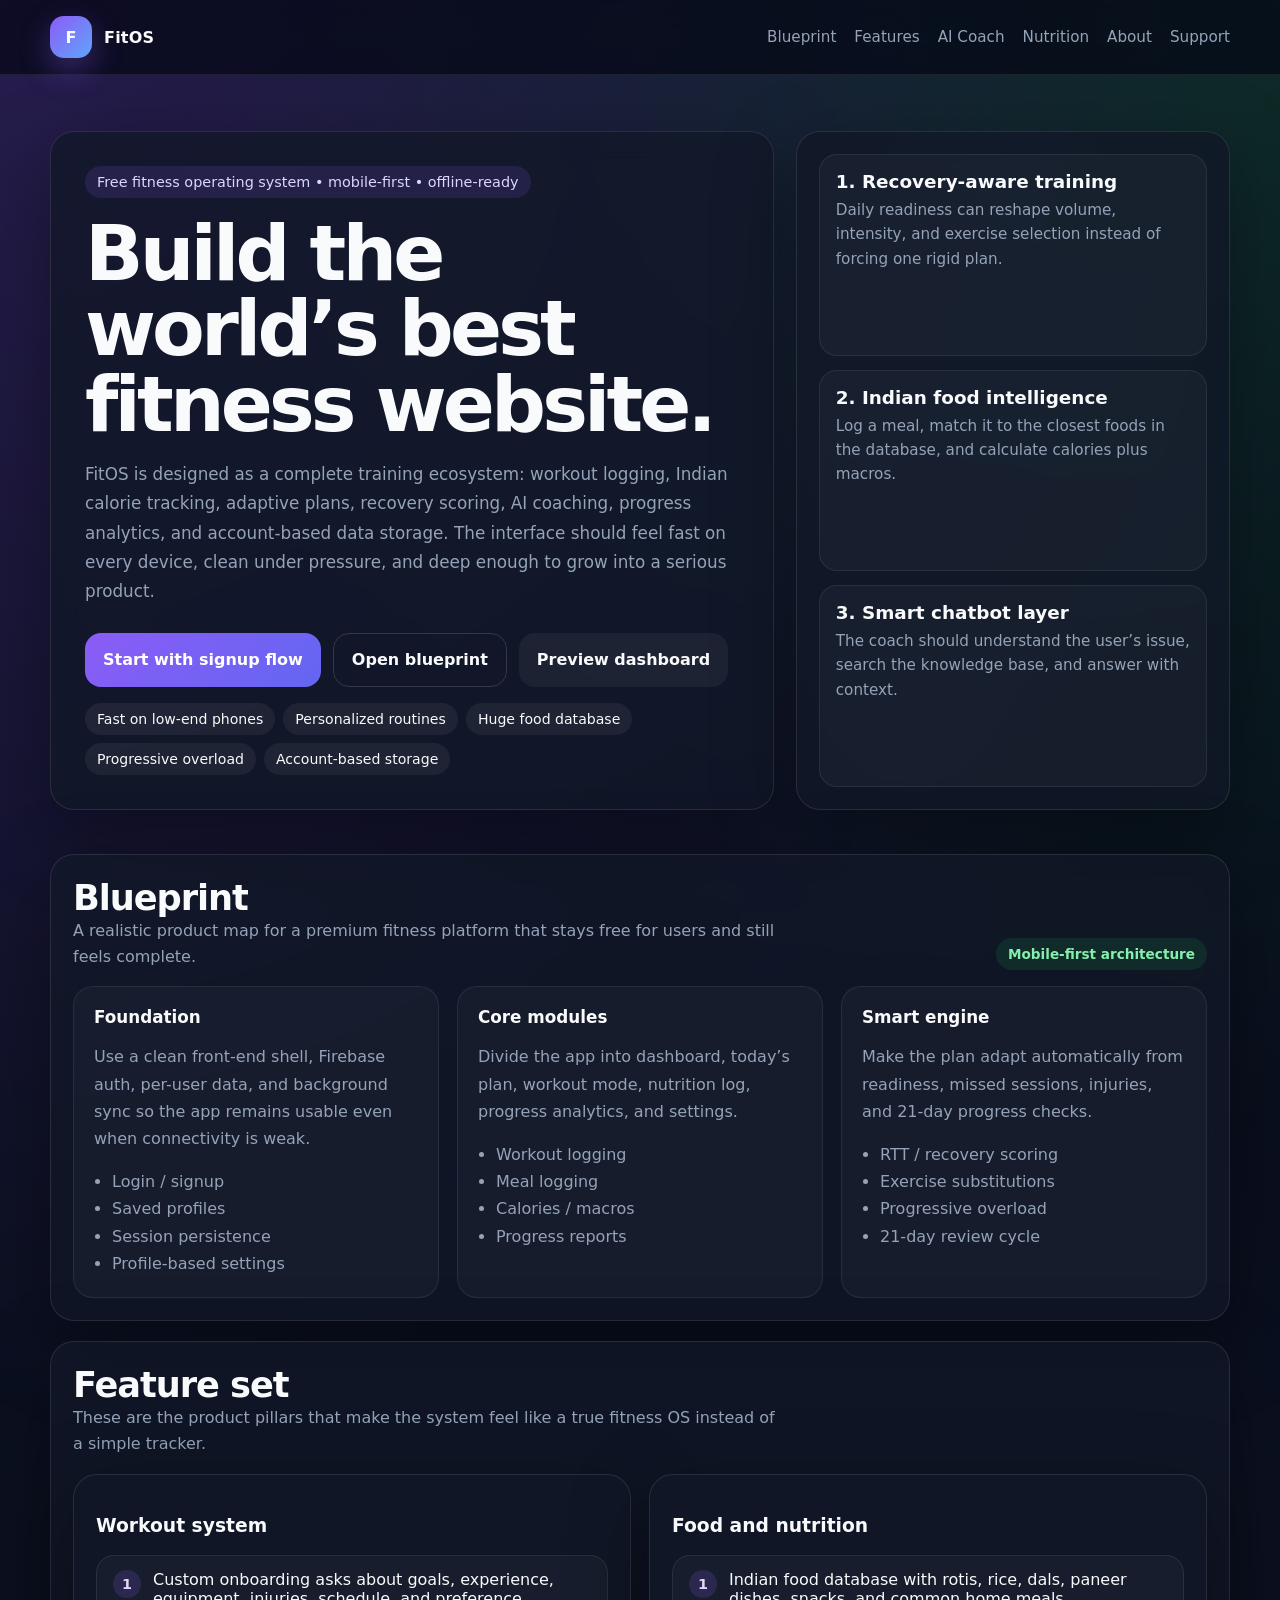
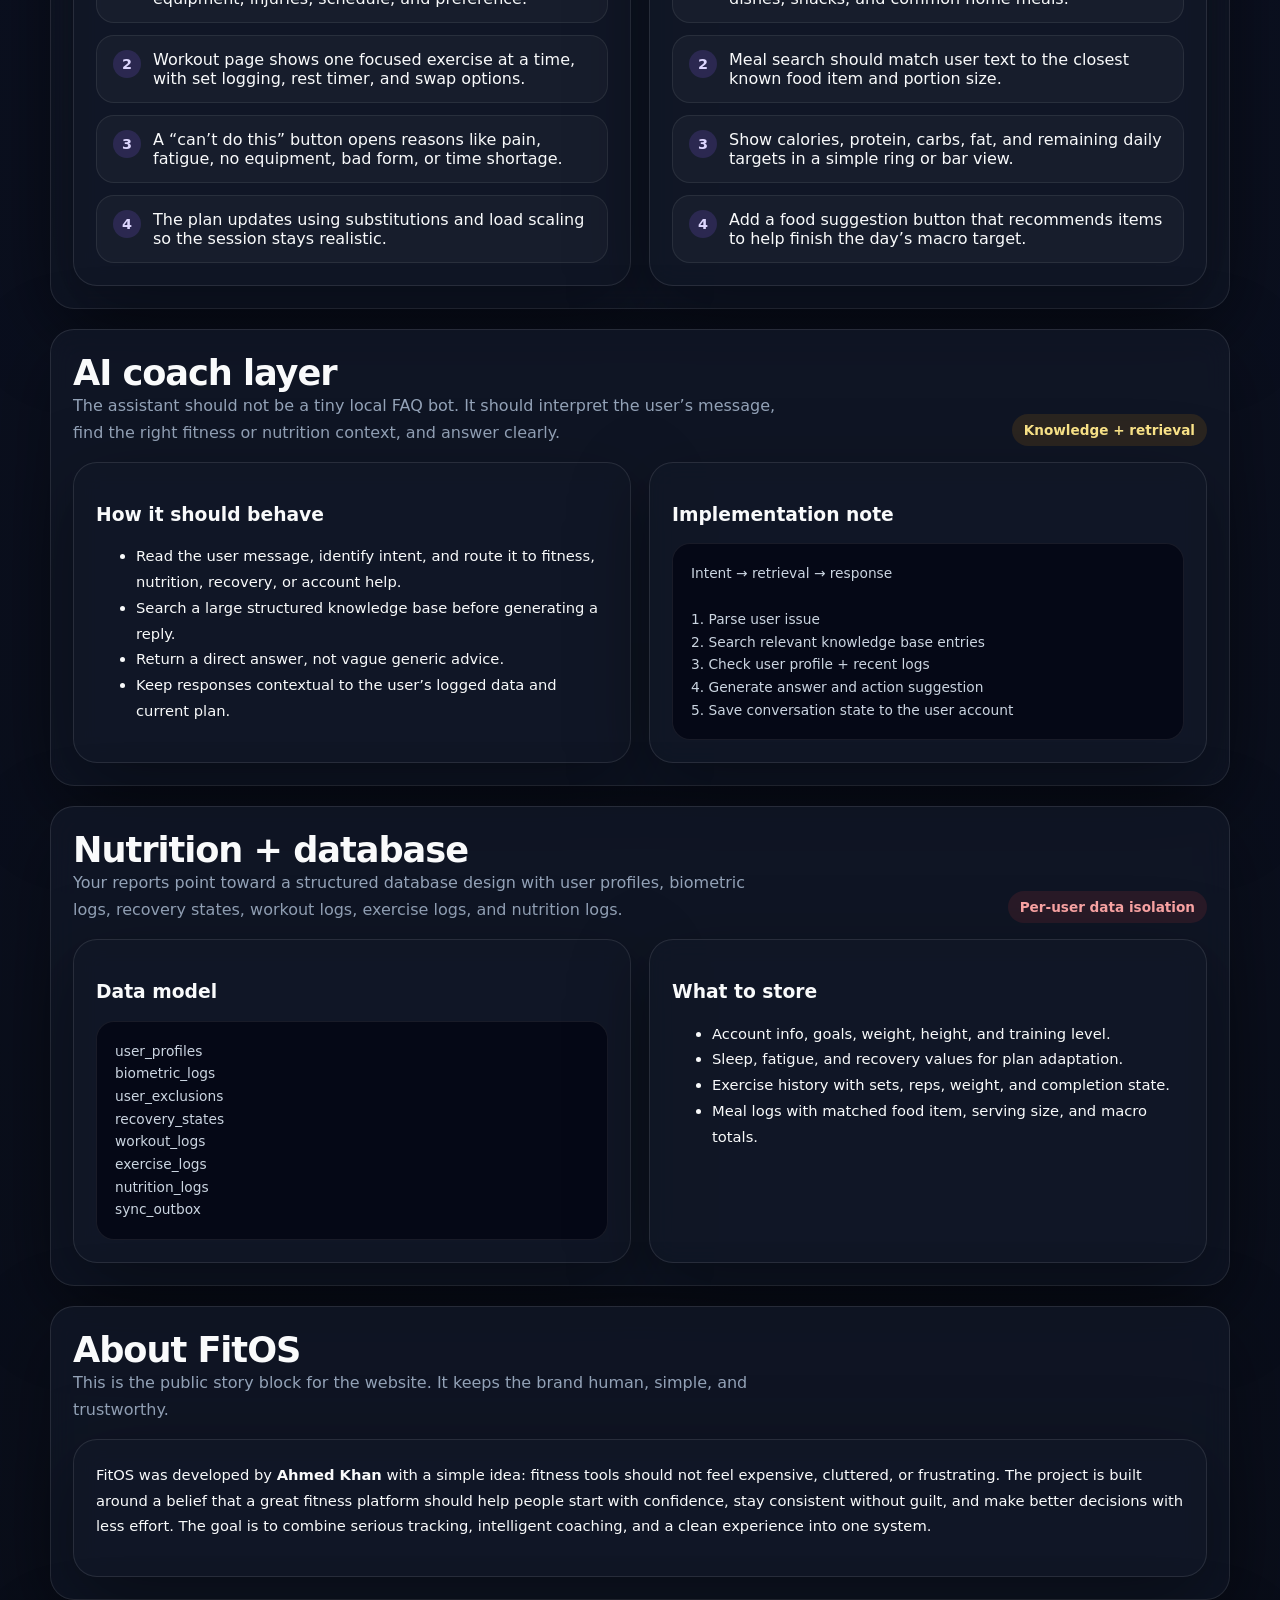
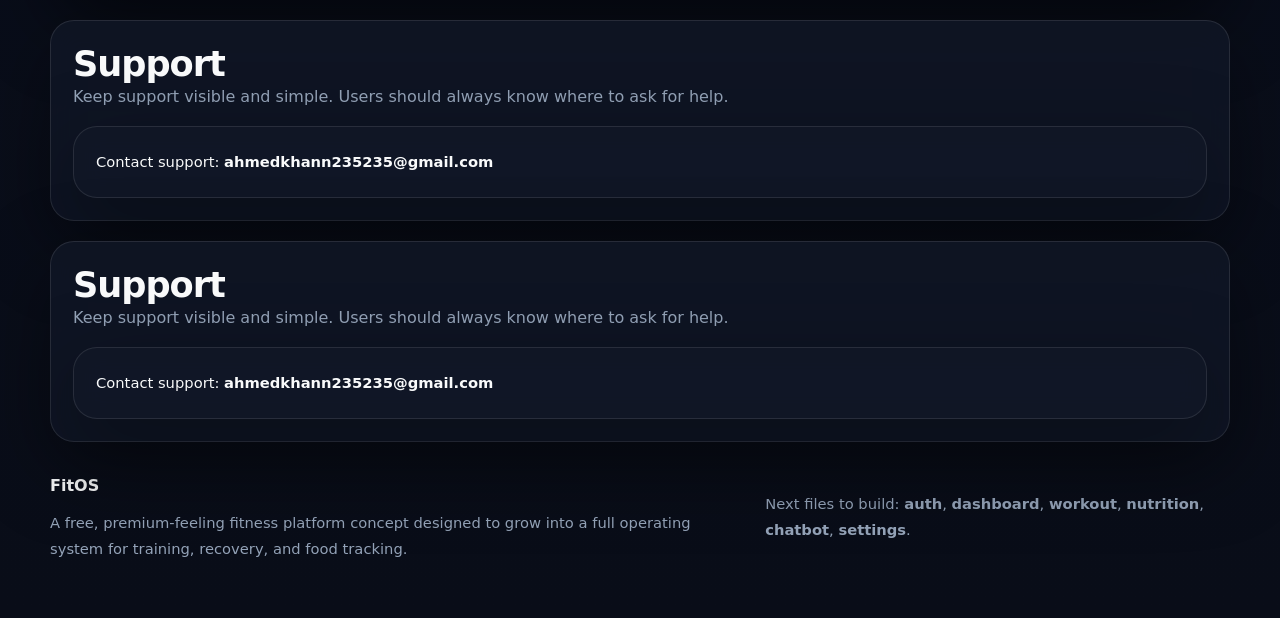
<file: index.html>
<!DOCTYPE html>
<html lang="en">
<head>
  <meta charset="UTF-8" />
  <meta name="viewport" content="width=device-width, initial-scale=1.0" />
  <meta name="theme-color" content="#0f172a" />
  <meta name="description" content="FitOS — a free, premium-style fitness operating system with training, nutrition, AI coaching, and personalized progress tracking." />
  <title>FitOS</title>
  <style>
    :root {
      --bg: #0b1020;
      --bg-soft: #111827;
      --card: rgba(17, 24, 39, 0.78);
      --card-solid: #111827;
      --line: rgba(255,255,255,0.10);
      --text: #f9fafb;
      --muted: #94a3b8;
      --accent: #8b5cf6;
      --accent-2: #22c55e;
      --warn: #f59e0b;
      --danger: #ef4444;
      --shadow: 0 24px 80px rgba(0,0,0,0.35);
      --radius: 24px;
      --radius-sm: 16px;
      --max: 1180px;
      --transition: 180ms cubic-bezier(0.16, 1, 0.3, 1);
    }
    * { box-sizing: border-box; }
    html { scroll-behavior: smooth; }
    body {
      margin: 0;
      font-family: Inter, system-ui, -apple-system, BlinkMacSystemFont, "Segoe UI", sans-serif;
      background:
        radial-gradient(circle at top left, rgba(139,92,246,0.25), transparent 35%),
        radial-gradient(circle at top right, rgba(34,197,94,0.18), transparent 28%),
        linear-gradient(180deg, #050816 0%, #0b1020 38%, #090d18 100%);
      color: var(--text);
      min-height: 100vh;
      -webkit-font-smoothing: antialiased;
      text-rendering: optimizeLegibility;
      }
    a { color: inherit; text-decoration: none; }
    button, input, textarea, select { font: inherit; }

    .wrap { width: min(100% - 24px, var(--max)); margin: 0 auto; }
    .glass {
      background: var(--card);
      border: 1px solid var(--line);
      backdrop-filter: blur(16px);
      box-shadow: var(--shadow);
    }
    .topbar {
      position: sticky;
      top: 0;
      z-index: 50;
      backdrop-filter: blur(14px);
      background: rgba(5,8,22,0.72);
      border-bottom: 1px solid rgba(255,255,255,0.08);
    }

    .topbar-inner {
      display: flex;
      align-items: center;
      justify-content: space-between;
      padding: 16px 0;
      gap: 16px;
    }

    .brand {
      display: flex;
      align-items: center;
      gap: 12px;
      font-weight: 800;
      letter-spacing: 0.2px;
      }
    .brand-mark {
      width: 42px;
      height: 42px;
      border-radius: 14px;
      background: linear-gradient(135deg, var(--accent), #60a5fa);
      display: grid;
      place-items: center;
      box-shadow: 0 12px 30px rgba(139,92,246,0.35);
      font-weight: 900;
    }

    .nav {
      display: flex;
      gap: 18px;
      flex-wrap: wrap;
      justify-content: center;
      color: var(--muted);
      font-size: 0.95rem;
    }

    .nav a { transition: color var(--transition), opacity var(--transition); }
    .nav a:hover { color: var(--text); }

    .hero {
      padding: 56px 0 24px;
    }

    .hero-grid {
      display: grid;
      grid-template-columns: 1.25fr 0.75fr;
      gap: 22px;
      align-items: stretch;
    }

    .hero-main, .hero-side, .section-card, .panel {
      border-radius: var(--radius);
      border: 1px solid var(--line);
      background: rgba(17,24,39,0.78);
      backdrop-filter: blur(14px);
      box-shadow: var(--shadow);
    }
.hero-main { padding: 34px; }
    .kicker {
      display: inline-flex;
      align-items: center;
      gap: 8px;
      padding: 8px 12px;
      border-radius: 999px;
      background: rgba(139,92,246,0.14);
      color: #ddd6fe;
      font-size: 0.9rem;
      margin-bottom: 18px;
    }

    h1 {
      margin: 0;
      font-size: clamp(2.4rem, 6vw, 4.8rem);
      line-height: 0.98;
      letter-spacing: -0.05em;
      max-width: 12ch;
    }

    .lede {
      margin: 18px 0 0;
      max-width: 62ch;
      font-size: 1.05rem;
      line-height: 1.75;
      color: var(--muted);
      }
    .cta-row {
      display: flex;
      flex-wrap: wrap;
      gap: 12px;
      margin-top: 26px;
    }

    .btn {
      border: 0;
      border-radius: 16px;
      min-height: 54px;
      padding: 0 18px;
      display: inline-flex;
      align-items: center;
      justify-content: center;
      gap: 10px;
      cursor: pointer;
      transition: transform var(--transition), opacity var(--transition), background var(--transition);
      font-weight: 700;
    }

    .btn:hover { transform: translateY(-1px); }
    .btn-primary { background: linear-gradient(135deg, var(--accent), #6366f1); color: white; }
    .btn-secondary { background: transparent; color: var(--text); border: 1px solid rgba(255,255,255,0.14); }
    .btn-ghost { background: rgba(255,255,255,0.05); color: var(--text); }

    .hero-side { padding: 22px; display: grid; gap: 14px; }
    .stat {
      padding: 16px;
      border-radius: 18px;
      background: rgba(255,255,255,0.03);
      border: 1px solid rgba(255,255,255,0.08);
    }
    .stat strong { display: block; font-size: 1.15rem; margin-bottom: 6px; }
    .stat span { color: var(--muted); font-size: 0.95rem; line-height: 1.6; }

    .grid-3, .grid-2 {
      display: grid;
      gap: 18px;
    }
    .grid-3 { grid-template-columns: repeat(3, minmax(0, 1fr)); }
    .grid-2 { grid-template-columns: repeat(2, minmax(0, 1fr)); }

    .section {
      padding: 20px 0 0;
    }

    .section-card, .panel { padding: 22px; }
      .section-head {
      display: flex;
      justify-content: space-between;
      align-items: end;
      gap: 16px;
      margin-bottom: 16px;
    }

    .section-head h2 {
      margin: 0;
      font-size: clamp(1.4rem, 3vw, 2.2rem);
      letter-spacing: -0.03em;
    }

    .section-head p { margin: 0; color: var(--muted); max-width: 70ch; line-height: 1.65; }

    .feature {
      padding: 20px;
      border-radius: 20px;
      background: rgba(255,255,255,0.03);
      border: 1px solid rgba(255,255,255,0.08);
      min-height: 180px;
    }

    .feature h3 { margin: 0 0 10px; font-size: 1.05rem; }
    .feature p, .feature li { color: var(--muted); line-height: 1.7; }
    .feature ul { margin: 12px 0 0; padding-left: 18px; }

    .pill-row { display: flex; flex-wrap: wrap; gap: 8px; margin-top: 16px; }
    .pill {
      display: inline-flex;
      align-items: center;
      gap: 8px;
      padding: 8px 12px;
      border-radius: 999px;
      background: rgba(255,255,255,0.06);
      color: var(--text);
      font-size: 0.88rem;
    }

    .pipeline {
      display: grid;
      gap: 12px;
      margin-top: 14px;
    }
    .pipeline-step {
      display: grid;
      grid-template-columns: 28px 1fr;
      gap: 12px;
      align-items: start;
      padding: 14px 16px;
      border-radius: 18px;
      background: rgba(255,255,255,0.03);
      border: 1px solid rgba(255,255,255,0.08);
    }
    .step-dot {
      width: 28px;
      height: 28px;
      border-radius: 999px;
      display: grid;
      place-items: center;
      background: rgba(139,92,246,0.18);
      color: #ddd6fe;
      font-weight: 800;
      font-size: 0.9rem;
    }

    .codebox {
      background: #050816;
      border: 1px solid rgba(255,255,255,0.08);
      border-radius: 18px;
      padding: 18px;
      color: #cbd5e1;
      overflow: auto;
      font-size: 0.86rem;
      line-height: 1.65;
      white-space: pre-wrap;
    }

    .badge {
      display: inline-flex;
      align-items: center;
      gap: 8px;
      padding: 8px 12px;
      border-radius: 999px;
      font-weight: 700;
      font-size: 0.85rem;
    }
    .badge.green { background: rgba(34,197,94,0.12); color: #86efac; }
    .badge.yellow { background: rgba(245,158,11,0.12); color: #fde68a; }
    .badge.red { background: rgba(239,68,68,0.12); color: #fca5a5; }

    .footer {
      padding: 34px 0 42px;
      color: var(--muted);
    }

    .footer-grid {
      display: grid;
      grid-template-columns: 1.2fr 0.8fr;
      gap: 18px;
    }

    .small { font-size: 0.92rem; line-height: 1.75; }

    @media (max-width: 980px) {
      .hero-grid, .grid-3, .grid-2, .footer-grid { grid-template-columns: 1fr; }
      .section-head { flex-direction: column; align-items: start; }
    }

    @media (max-width: 640px) {
      .hero-main, .hero-side, .section-card, .panel { padding: 18px; border-radius: 20px; }
      .nav { gap: 10px; font-size: 0.88rem; justify-content: flex-start; }
      h1 { max-width: 10ch; }
      .btn { width: 100%; }
      .cta-row { flex-direction: column; }
    }
  </style>
</head>
<body>
  <header class="topbar">
    <div class="wrap topbar-inner">
      <a class="brand" href="#home" aria-label="FitOS home">
        <span class="brand-mark">F</span>
        <span>FitOS</span>
      </a>
      <nav class="nav" aria-label="Primary">
        <a href="#blueprint">Blueprint</a>
        <a href="#features">Features</a>
        <a href="#coach">AI Coach</a>
        <a href="#nutrition">Nutrition</a>
        <a href="#about">About</a>
        <a href="#support">Support</a>
      </nav>
    </div>
  </header>

  <main id="home" class="wrap">
    <section class="hero">
      <div class="hero-grid">
        <div class="hero-main">
          <div class="kicker">Free fitness operating system • mobile-first • offline-ready</div>
          <h1>Build the world’s best fitness website.</h1>
          <p class="lede">
            FitOS is designed as a complete training ecosystem: workout logging, Indian calorie tracking,
            adaptive plans, recovery scoring, AI coaching, progress analytics, and account-based data storage.
            The interface should feel fast on every device, clean under pressure, and deep enough to grow into a serious product.
          </p>
          <div class="cta-row">
            <button class="btn btn-primary">Start with signup flow</button>
            <button class="btn btn-secondary">Open blueprint</button>
            <button class="btn btn-ghost">Preview dashboard</button>
          </div>
          <div class="pill-row" aria-label="Core promises">
            <span class="pill">Fast on low-end phones</span>
            <span class="pill">Personalized routines</span>
            <span class="pill">Huge food database</span>
            <span class="pill">Progressive overload</span>
            <span class="pill">Account-based storage</span>
          </div>
        </div>

        <aside class="hero-side">
          <div class="stat">
            <strong>1. Recovery-aware training</strong>
            <span>Daily readiness can reshape volume, intensity, and exercise selection instead of forcing one rigid plan.</span>
          </div>
          <div class="stat">
            <strong>2. Indian food intelligence</strong>
            <span>Log a meal, match it to the closest foods in the database, and calculate calories plus macros.</span>
          </div>
          <div class="stat">
            <strong>3. Smart chatbot layer</strong>
            <span>The coach should understand the user’s issue, search the knowledge base, and answer with context.</span>
          </div>
        </aside>
      </div>
    </section>

    <section id="blueprint" class="section">
      <div class="section-card">
        <div class="section-head">
          <div>
            <h2>Blueprint</h2>
            <p>A realistic product map for a premium fitness platform that stays free for users and still feels complete.</p>
          </div>
          <span class="badge green">Mobile-first architecture</span>
        </div>

        <div class="grid-3">
          <article class="feature">
            <h3>Foundation</h3>
            <p>Use a clean front-end shell, Firebase auth, per-user data, and background sync so the app remains usable even when connectivity is weak.</p>
            <ul>
              <li>Login / signup</li>
              <li>Saved profiles</li>
              <li>Session persistence</li>
              <li>Profile-based settings</li>
            </ul>
          </article>
          <article class="feature">
            <h3>Core modules</h3>
            <p>Divide the app into dashboard, today’s plan, workout mode, nutrition log, progress analytics, and settings.</p>
            <ul>
              <li>Workout logging</li>
              <li>Meal logging</li>
              <li>Calories / macros</li>
              <li>Progress reports</li>
            </ul>
          </article>
          <article class="feature">
            <h3>Smart engine</h3>
            <p>Make the plan adapt automatically from readiness, missed sessions, injuries, and 21-day progress checks.</p>
            <ul>
              <li>RTT / recovery scoring</li>
              <li>Exercise substitutions</li>
              <li>Progressive overload</li>
              <li>21-day review cycle</li>
            </ul>
          </article>
        </div>
      </div>
    </section>

    <section id="features" class="section">
      <div class="section-card">
        <div class="section-head">
          <div>
            <h2>Feature set</h2>
            <p>These are the product pillars that make the system feel like a true fitness OS instead of a simple tracker.</p>
          </div>
        </div>
        <div class="grid-2">
          <article class="panel">
            <h3>Workout system</h3>
            <div class="pipeline">
              <div class="pipeline-step"><div class="step-dot">1</div><div>Custom onboarding asks about goals, experience, equipment, injuries, schedule, and preference.</div></div>
              <div class="pipeline-step"><div class="step-dot">2</div><div>Workout page shows one focused exercise at a time, with set logging, rest timer, and swap options.</div></div>
              <div class="pipeline-step"><div class="step-dot">3</div><div>A “can’t do this” button opens reasons like pain, fatigue, no equipment, bad form, or time shortage.</div></div>
              <div class="pipeline-step"><div class="step-dot">4</div><div>The plan updates using substitutions and load scaling so the session stays realistic.</div></div>
            </div>
          </article>
          <article class="panel">
            <h3>Food and nutrition</h3>
            <div class="pipeline">
              <div class="pipeline-step"><div class="step-dot">1</div><div>Indian food database with rotis, rice, dals, paneer dishes, snacks, and common home meals.</div></div>
              <div class="pipeline-step"><div class="step-dot">2</div><div>Meal search should match user text to the closest known food item and portion size.</div></div>
              <div class="pipeline-step"><div class="step-dot">3</div><div>Show calories, protein, carbs, fat, and remaining daily targets in a simple ring or bar view.</div></div>
              <div class="pipeline-step"><div class="step-dot">4</div><div>Add a food suggestion button that recommends items to help finish the day’s macro target.</div></div>
            </div>
          </article>
        </div>
      </div>
    </section>

    <section id="coach" class="section">
      <div class="section-card">
        <div class="section-head">
          <div>
            <h2>AI coach layer</h2>
            <p>The assistant should not be a tiny local FAQ bot. It should interpret the user’s message, find the right fitness or nutrition context, and answer clearly.</p>
          </div>
          <span class="badge yellow">Knowledge + retrieval</span>
        </div>
        <div class="grid-2">
          <article class="panel">
            <h3>How it should behave</h3>
            <ul class="small">
              <li>Read the user message, identify intent, and route it to fitness, nutrition, recovery, or account help.</li>
              <li>Search a large structured knowledge base before generating a reply.</li>
              <li>Return a direct answer, not vague generic advice.</li>
              <li>Keep responses contextual to the user’s logged data and current plan.</li>
            </ul>
          </article>
          <article class="panel">
            <h3>Implementation note</h3>
            <div class="codebox">Intent → retrieval → response

1. Parse user issue
2. Search relevant knowledge base entries
3. Check user profile + recent logs
4. Generate answer and action suggestion
5. Save conversation state to the user account</div>
          </article>
        </div>
      </div>
    </section>

    <section id="nutrition" class="section">
      <div class="section-card">
        <div class="section-head">
          <div>
            <h2>Nutrition + database</h2>
            <p>Your reports point toward a structured database design with user profiles, biometric logs, recovery states, workout logs, exercise logs, and nutrition logs.</p>
          </div>
          <span class="badge red">Per-user data isolation</span>
        </div>
        <div class="grid-2">
          <article class="panel">
            <h3>Data model</h3>
            <div class="codebox">user_profiles
biometric_logs
user_exclusions
recovery_states
workout_logs
exercise_logs
nutrition_logs
sync_outbox</div>
          </article>
          <article class="panel">
            <h3>What to store</h3>
            <ul class="small">
              <li>Account info, goals, weight, height, and training level.</li>
              <li>Sleep, fatigue, and recovery values for plan adaptation.</li>
              <li>Exercise history with sets, reps, weight, and completion state.</li>
              <li>Meal logs with matched food item, serving size, and macro totals.</li>
            </ul>
          </article>
        </div>
      </div>
    </section>

    <section id="about" class="section">
      <div class="section-card">
        <div class="section-head">
          <div>
            <h2>About FitOS</h2>
            <p>This is the public story block for the website. It keeps the brand human, simple, and trustworthy.</p>
          </div>
        </div>
        <div class="panel">
          <p class="small" style="margin-top:0;">
            FitOS was developed by <strong>Ahmed Khan</strong> with a simple idea: fitness tools should not feel expensive, cluttered, or frustrating.
            The project is built around a belief that a great fitness platform should help people start with confidence, stay consistent without guilt,
            and make better decisions with less effort. The goal is to combine serious tracking, intelligent coaching, and a clean experience into one system.
          </p>
        </div>
      </div>
    </section>

    <section id="support" class="section">
      <div class="section-card">
        <div class="section-head">
          <div>
            <h2>Support</h2>
            <p>Keep support visible and simple. Users should always know where to ask for help.</p>
          </div>
        </div>
        <div class="panel">
          <p class="small" style="margin:0;">Contact support: <a href="mailto:ahmedkhann235235@gmail.com"><strong>ahmedkhann235235@gmail.com</strong></a></p>
        </div>
      </div>
      </section>

    <section id="support" class="section">
      <div class="section-card">
        <div class="section-head">
          <div>
            <h2>Support</h2>
            <p>Keep support visible and simple. Users should always know where to ask for help.</p>
          </div>
        </div>
        <div class="panel">
          <p class="small" style="margin:0;">Contact support: <a href="mailto:ahmedkhann235235@gmail.com"><strong>ahmedkhann235235@gmail.com</strong></a></p>
        </div>
      </div>
    </section>

    <footer class="footer">
      <div class="footer-grid">
        <div>
          <strong style="color: var(--text);">FitOS</strong>
          <p class="small">A free, premium-feeling fitness platform concept designed to grow into a full operating system for training, recovery, and food tracking.</p>
        </div>
        <div>
          <p class="small">Next files to build: <strong>auth</strong>, <strong>dashboard</strong>, <strong>workout</strong>, <strong>nutrition</strong>, <strong>chatbot</strong>, <strong>settings</strong>.</p>
        </div>
      </div>
    </footer>
  </main>
</body>
</html>
</file>
